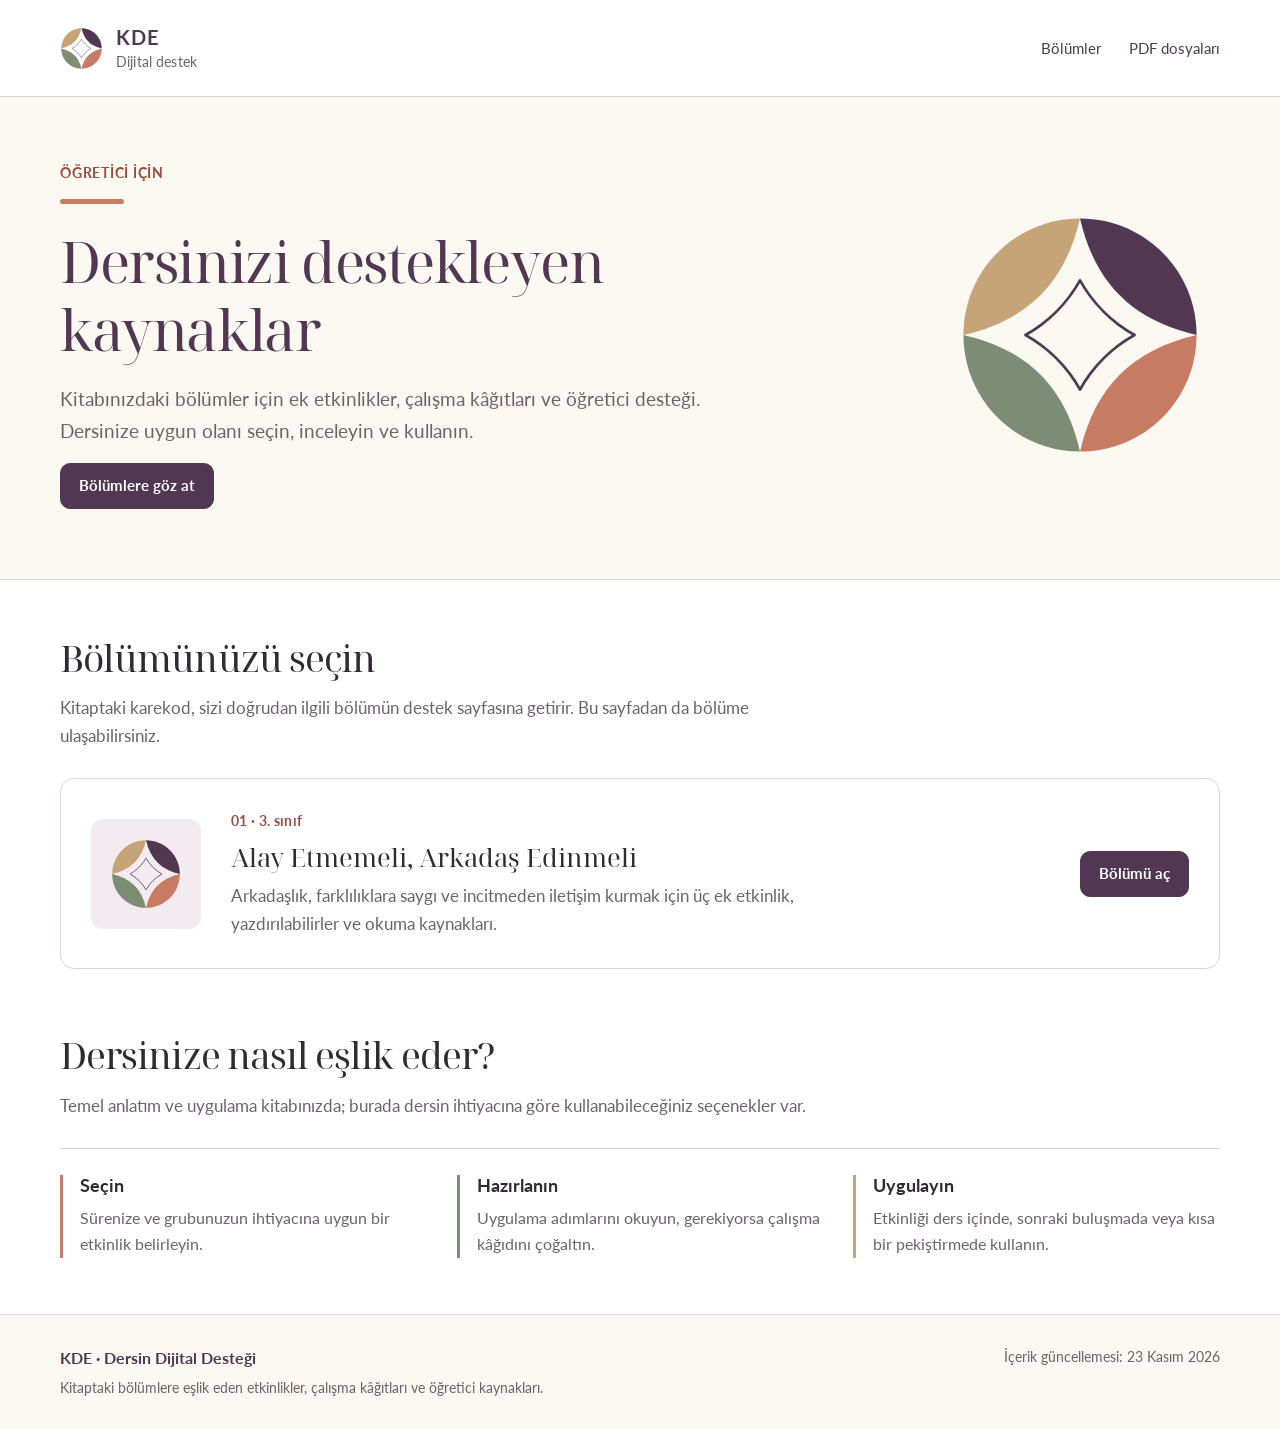
<file: index.html>
<!doctype html>
<html lang="tr">
<head>
  <meta charset="utf-8">
  <meta name="viewport" content="width=device-width, initial-scale=1">
  <title>KDE Dijital Destek</title>
  <meta name="description" content="KDE öğreticileri için ek etkinlikler, çalışma kâğıtları ve ders kaynakları.">
  <meta name="theme-color" content="#513752">
  <link rel="canonical" href="https://kadirkatirci.github.io/kde-dijital-destek/">
  <link rel="icon" type="image/svg+xml" href="assets/kavisli-pencere.svg">
  <link rel="preload" href="assets/fonts/Lato-Regular.woff" as="font" type="font/woff" crossorigin>
  <link rel="stylesheet" href="assets/site.css">
  <script defer src="assets/site.js"></script>
</head>
<body>
<a class="skip-link" href="#icerik">İçeriğe geç</a>
<header class="site-header">
  <div class="shell header-inner">
    <a class="brand" href="./" aria-label="KDE Dijital Destek ana sayfası">
      <img src="assets/kavisli-pencere.svg" width="43" height="43" alt="">
      <div><strong>KDE</strong><span>Dijital destek</span></div>
    </a>
    <nav class="header-nav" aria-label="Ana gezinme">
      <a href="./#bolumler">Bölümler</a>
      <a class="optional-nav" href="01/#yazdirilabilirler">PDF dosyaları</a>
    </nav>
  </div>
</header>
<main id="icerik">
  <section class="home-hero" aria-labelledby="ana-baslik">
    <div class="shell home-hero-inner">
      <div>
        <p class="eyebrow">ÖĞRETİCİ İÇİN</p>
        <div class="accent-line" aria-hidden="true"></div>
        <h1 id="ana-baslik">Dersinizi destekleyen<br>kaynaklar</h1>
        <p class="lead">Kitabınızdaki bölümler için ek etkinlikler, çalışma kâğıtları ve öğretici desteği. Dersinize uygun olanı seçin, inceleyin ve kullanın.</p>
        <a class="button primary" href="#bolumler">Bölümlere göz at</a>
      </div>
      <img class="hero-art" src="assets/kavisli-pencere.svg" width="248" height="248" alt="">
    </div>
  </section>
  <section class="section shell" id="bolumler" aria-labelledby="bolum-baslik">
    <h2 id="bolum-baslik">Bölümünüzü seçin</h2>
    <p class="section-intro">Kitaptaki karekod, sizi doğrudan ilgili bölümün destek sayfasına getirir. Bu sayfadan da bölüme ulaşabilirsiniz.</p>
    <article class="chapter-link">
      <div class="chapter-mark" aria-hidden="true"><img src="assets/kavisli-pencere.svg" width="72" height="72" alt=""></div>
      <div>
        <div class="chapter-meta">01 · 3. sınıf</div>
        <h3>Alay Etmemeli, Arkadaş Edinmeli</h3>
        <p>Arkadaşlık, farklılıklara saygı ve incitmeden iletişim kurmak için üç ek etkinlik, yazdırılabilirler ve okuma kaynakları.</p>
      </div>
      <a class="button primary" href="01/">Bölümü aç<span class="sr-only">: Alay Etmemeli, Arkadaş Edinmeli</span></a>
    </article>
  </section>
  <section class="section shell" aria-labelledby="kullanim-baslik">
    <h2 id="kullanim-baslik">Dersinize nasıl eşlik eder?</h2>
    <p class="section-intro">Temel anlatım ve uygulama kitabınızda; burada dersin ihtiyacına göre kullanabileceğiniz seçenekler var.</p>
    <div class="guide-grid">
      <article><h3>Seçin</h3><p>Sürenize ve grubunuzun ihtiyacına uygun bir etkinlik belirleyin.</p></article>
      <article><h3>Hazırlanın</h3><p>Uygulama adımlarını okuyun, gerekiyorsa çalışma kâğıdını çoğaltın.</p></article>
      <article><h3>Uygulayın</h3><p>Etkinliği ders içinde, sonraki buluşmada veya kısa bir pekiştirmede kullanın.</p></article>
    </div>
  </section>
</main>
<footer class="site-footer">
  <div class="shell footer-inner">
    <div><strong>KDE · Dersin Dijital Desteği</strong>
      <p>Kitaptaki bölümlere eşlik eden etkinlikler, çalışma kâğıtları ve öğretici kaynakları.</p>
    </div>
    <p class="footer-date">İçerik güncellemesi: <time datetime="2026-11-23">23 Kasım 2026</time></p>
  </div>
</footer>
</body>
</html>
</file>
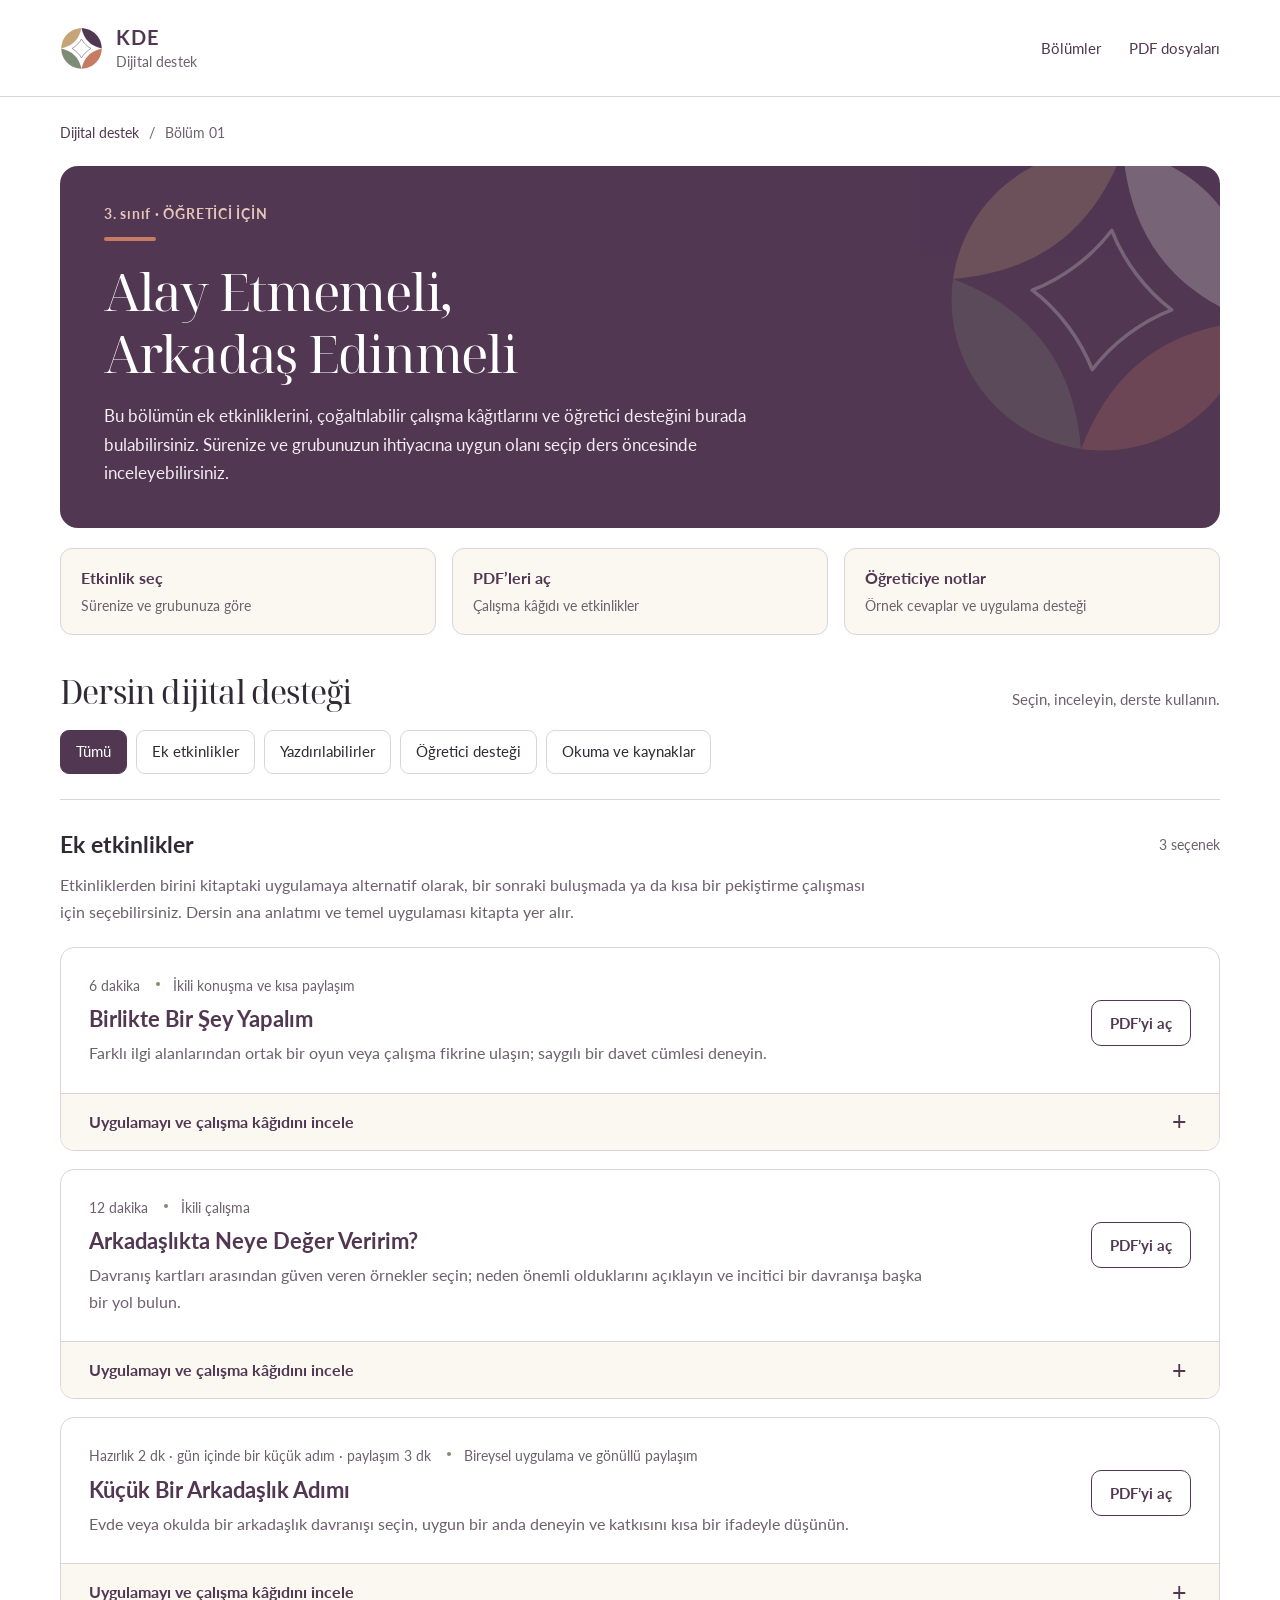
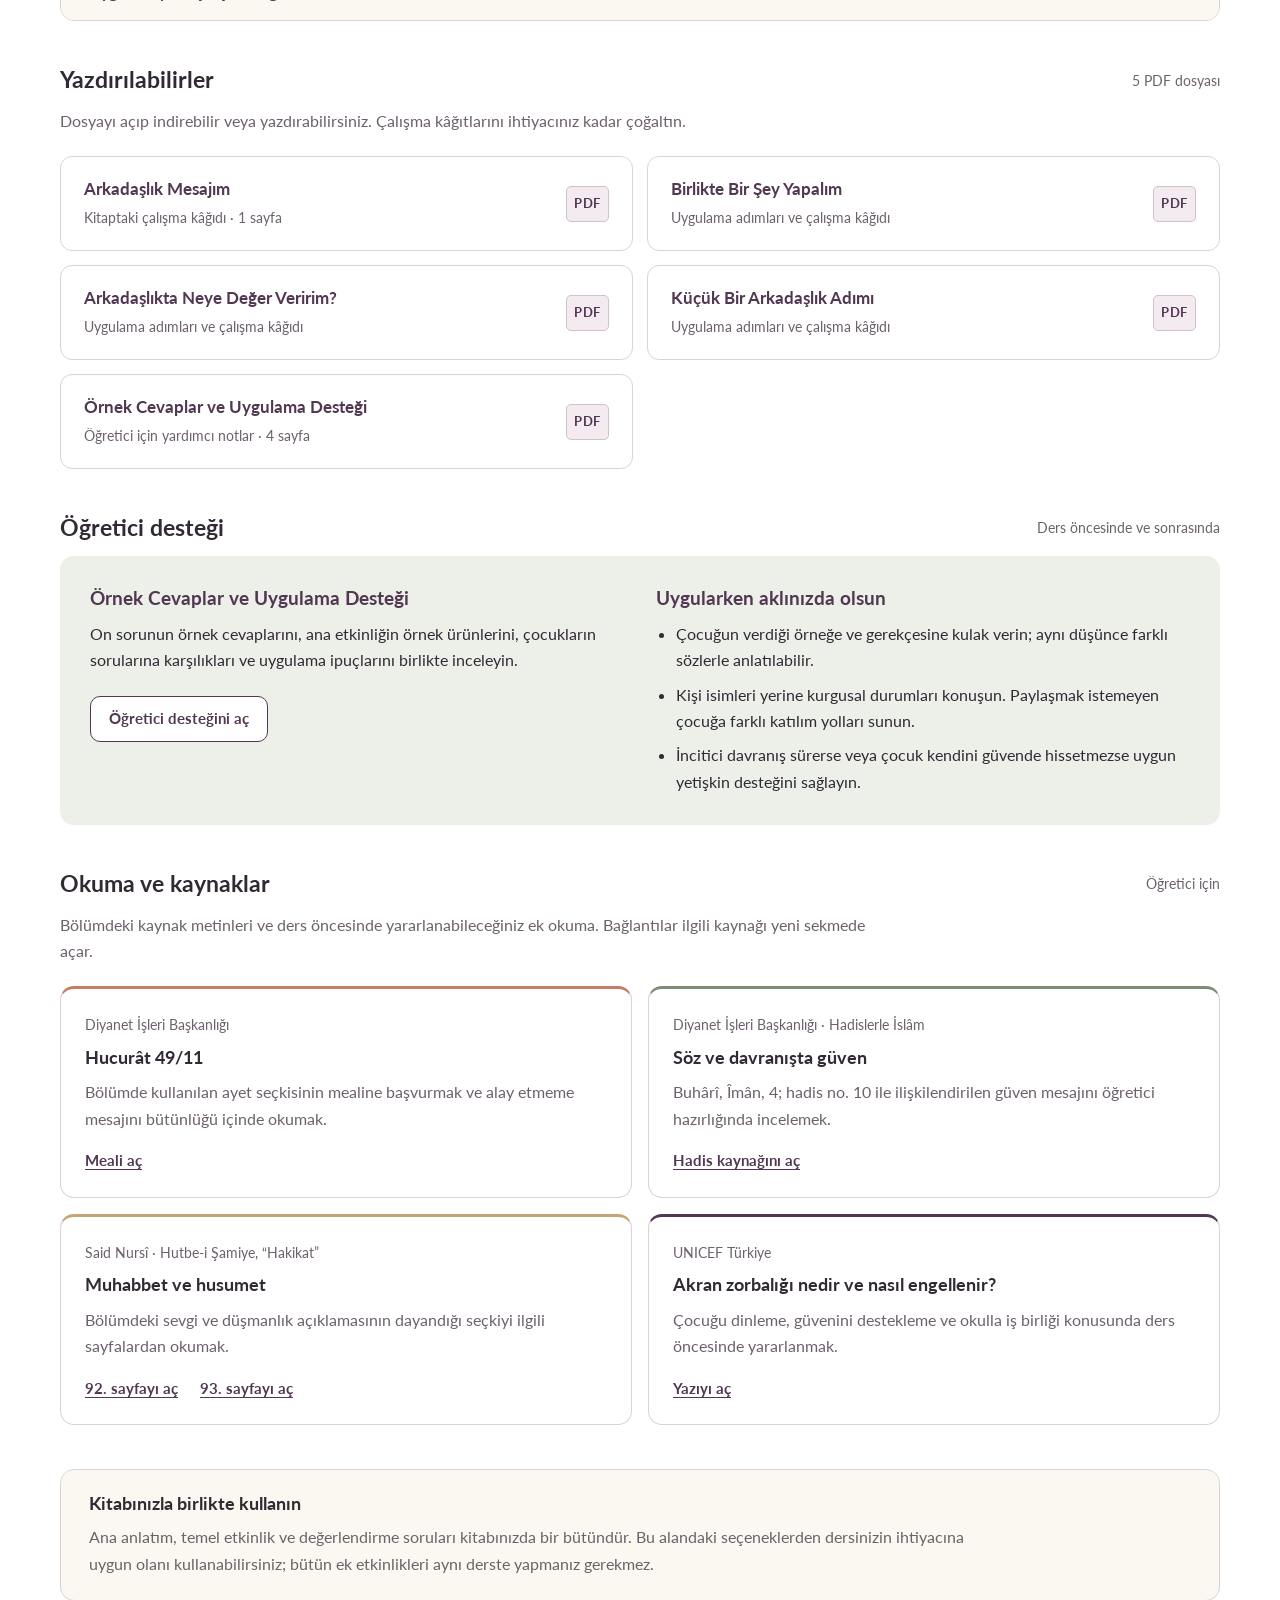
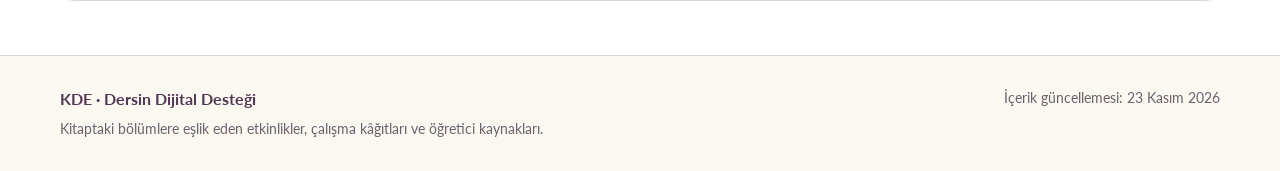
<file: 01/index.html>
<!doctype html>
<html lang="tr">
<head>
  <meta charset="utf-8">
  <meta name="viewport" content="width=device-width, initial-scale=1">
  <title>Alay Etmemeli, Arkadaş Edinmeli · KDE Dijital Destek</title>
  <meta name="description" content="Bu bölümün ek etkinliklerini, çoğaltılabilir çalışma kâğıtlarını ve öğretici desteğini burada bulabilirsiniz. Sürenize ve grubunuzun ihtiyacına uygun olanı seçip ders öncesinde inceleyebilirsiniz.">
  <meta name="theme-color" content="#513752">
  <link rel="canonical" href="https://kadirkatirci.github.io/kde-dijital-destek/01/">
  <link rel="icon" type="image/svg+xml" href="../assets/kavisli-pencere.svg">
  <link rel="preload" href="../assets/fonts/Lato-Regular.woff" as="font" type="font/woff" crossorigin>
  <link rel="stylesheet" href="../assets/site.css">
  <script defer src="../assets/site.js"></script>
</head>
<body>
<a class="skip-link" href="#icerik">İçeriğe geç</a>
<header class="site-header">
  <div class="shell header-inner">
    <a class="brand" href="../" aria-label="KDE Dijital Destek ana sayfası">
      <img src="../assets/kavisli-pencere.svg" width="43" height="43" alt="">
      <div><strong>KDE</strong><span>Dijital destek</span></div>
    </a>
    <nav class="header-nav" aria-label="Ana gezinme">
      <a href="../#bolumler">Bölümler</a>
      <a class="optional-nav" href="../01/#yazdirilabilirler">PDF dosyaları</a>
    </nav>
  </div>
</header>
<main id="icerik" class="shell">
  <nav class="breadcrumb" aria-label="Sayfa yolu"><a href="../">Dijital destek</a><span aria-hidden="true">/</span><span aria-current="page">Bölüm 01</span></nav>
  <section class="chapter-hero" aria-labelledby="bolum-baslik">
    <img class="hero-art" src="../assets/kavisli-pencere-acik.svg" width="320" height="320" alt="">
    <p class="eyebrow">3. sınıf · ÖĞRETİCİ İÇİN</p>
    <div class="accent-line" aria-hidden="true"></div>
    <h1 id="bolum-baslik">Alay Etmemeli,<br>Arkadaş Edinmeli</h1>
    <p class="lead">Bu bölümün ek etkinliklerini, çoğaltılabilir çalışma kâğıtlarını ve öğretici desteğini burada bulabilirsiniz. Sürenize ve grubunuzun ihtiyacına uygun olanı seçip ders öncesinde inceleyebilirsiniz.</p>
  </section>
  <nav class="quick-links" aria-label="Hızlı erişim">
    <a class="quick-link" href="#etkinlikler" data-show-category="etkinlikler"><strong>Etkinlik seç</strong><span>Sürenize ve grubunuza göre</span></a>
    <a class="quick-link" href="#yazdirilabilirler" data-show-category="yazdirilabilirler"><strong>PDF’leri aç</strong><span>Çalışma kâğıdı ve etkinlikler</span></a>
    <a class="quick-link" href="#ogretici-destegi" data-show-category="ogretici-destegi"><strong>Öğreticiye notlar</strong><span>Örnek cevaplar ve uygulama desteği</span></a>
  </nav>
  <div class="resource-intro"><h2>Dersin dijital desteği</h2><p>Seçin, inceleyin, derste kullanın.</p></div>
  <div class="filters" role="group" aria-label="Destek içeriğini filtrele" hidden>
    <button class="filter" type="button" data-filter="all" aria-pressed="true">Tümü</button>
    <button class="filter" type="button" data-filter="etkinlikler" aria-pressed="false">Ek etkinlikler</button>
    <button class="filter" type="button" data-filter="yazdirilabilirler" aria-pressed="false">Yazdırılabilirler</button>
    <button class="filter" type="button" data-filter="ogretici-destegi" aria-pressed="false">Öğretici desteği</button>
    <button class="filter" type="button" data-filter="kaynaklar" aria-pressed="false">Okuma ve kaynaklar</button>
  </div>
  <p id="filter-result" class="sr-only" role="status" aria-live="polite">Tüm destek içerikleri gösteriliyor.</p>
  <section class="resource-section" id="etkinlikler" data-resource-section="etkinlikler" aria-labelledby="etkinlik-baslik">
    <div class="section-heading"><h2 id="etkinlik-baslik">Ek etkinlikler</h2><span>3 seçenek</span></div>
    <p class="section-description">Etkinliklerden birini kitaptaki uygulamaya alternatif olarak, bir sonraki buluşmada ya da kısa bir pekiştirme çalışması için seçebilirsiniz. Dersin ana anlatımı ve temel uygulaması kitapta yer alır.</p>
    <div class="activity-grid"><article class="activity-card" id="birlikte-bir-sey-yapalim" aria-labelledby="birlikte-bir-sey-yapalim-baslik">
  <div class="activity-overview">
    <div>
      <div class="activity-kicker"><span>6 dakika</span><span>İkili konuşma ve kısa paylaşım</span></div>
      <h3 id="birlikte-bir-sey-yapalim-baslik">Birlikte Bir Şey Yapalım</h3>
      <p class="summary">Farklı ilgi alanlarından ortak bir oyun veya çalışma fikrine ulaşın; saygılı bir davet cümlesi deneyin.</p>
    </div>
    <a class="button" href="../downloads/etkinlik-01.pdf" target="_blank" rel="noopener">PDF’yi aç<span class="sr-only">: Birlikte Bir Şey Yapalım (yeni sekmede)</span></a>
  </div>
  <details class="activity-details" id="birlikte-bir-sey-yapalim-uygulama">
    <summary>Uygulamayı ve çalışma kâğıdını incele</summary>
    <div class="activity-body">
      <div class="activity-basics">
        <div><h4>Amaç</h4><p>Arkadaşlığın birlikte öğrenme ve paylaşma yönünü fark etmek; farklı ilgi alanlarına saygı duyarak ilişki başlatmak.</p></div>
        <div><h4>Materyal</h4><ul><li>Aşağıdaki kısa durumun okunması veya tahtaya yazılması</li><li>İstenirse boş kâğıt ve kalem</li></ul></div>
      </div>
      <h4>Kısa durum</h4><p class="scenario">Bir çocuk resim yapmayı, diğeri hikâye anlatmayı seviyor. İkisi de birlikte bir şey yapmak istiyor. İkisinin de ilgisini gözeten bir öneri nasıl olabilir?</p>
      <h4>Uygulama adımları</h4><ol class="activity-steps"><li><strong>Durumu dinleyelim</strong><span class="step-duration">1 dk</span><p>Kurgusal durumu okuyun. Çocukların neyi sevdiğini ve ortak isteğini belirleyin.</p></li><li><strong>Ortak bir fikir bulalım</strong><span class="step-duration">2 dk</span><p>İkililer, her iki çocuğun ilgisine de yer veren bir oyun veya çalışma düşünsün. Önerinin nasıl birlikte yapılacağını bir cümleyle anlatsın.</p></li><li><strong>Davet edelim ve dinleyelim</strong><span class="step-duration">2 dk</span><p>İkililerden biri “İstersen birlikte…” diye davet etsin; diğeri kabul etsin veya başka bir öneri sunsun. Sonra rolleri değiştirin. Karşıdakinin önerisini dinleyerek ortak bir fikirde buluşmayı deneyin.</p></li><li><strong>Nedenini söyleyelim</strong><span class="step-duration">1 dk</span><p>Bir veya iki gönüllü ikili önerisini paylaşsın. Her iki çocuğun isteğine nasıl yer açtıklarını sorun.</p></li></ol>
      <h4>Çalışma kâğıdı · Ortak Fikrimiz</h4><p>Kısa cevap alanları:</p><ul class="worksheet-fields"><li>Birinci çocuğun sevdiği şey</li><li>İkinci çocuğun sevdiği şey</li><li>Birlikte yapabilecekleri şey</li><li>Davet cümlemiz</li><li>Bu fikirde ikisine de nasıl yer verdik?</li></ul>
      <h4>Birlikte düşünelim</h4><ul><li>Önerinizde iki çocuğun da ilgisine nasıl yer verdiniz?</li><li>Birlikte bir şey yapmak arkadaşlığı nasıl güçlendirebilir?</li></ul>
      <div class="adaptations">
        <div><h4>Kolaylaştırmak için</h4><p>“Birlikte… yapabiliriz; sen ne dersin?” başlangıcını sunun. Öğrenci önerisini çizebilir veya öğreticiye söyleyebilir.</p></div>
        <div><h4>Bir adım ileri</h4><p>İlk öneri kabul edilmezse kullanılabilecek ikinci, saygılı bir davet cümlesi oluşturun.</p></div>
      </div>
      <aside class="teacher-tip"><strong>Öğreticiye not</strong><p>Resimli bir hikâye hazırlamak uygun örneklerden biridir; başka ortak fikirler de kabul edilir. Herkesin aynı etkinliği sevmesi beklenmez. “Şimdi istemiyorum” cevabına saygı gösterilir.</p></aside>
      <div class="outcome-note"><strong>Öğrenmede neyi gözleyebiliriz?</strong><ul><li>Birlikte oyun, öğrenme ve paylaşmanın arkadaşlığa katkısını örnekler.</li><li>Farklı ilgi alanlarına yer veren bir davet oluşturur; karşılıklı seçime saygı gösterir.</li></ul></div>
    </div>
  </details>
</article>
<article class="activity-card" id="arkadaslikta-neye-deger-veririm" aria-labelledby="arkadaslikta-neye-deger-veririm-baslik">
  <div class="activity-overview">
    <div>
      <div class="activity-kicker"><span>12 dakika</span><span>İkili çalışma</span></div>
      <h3 id="arkadaslikta-neye-deger-veririm-baslik">Arkadaşlıkta Neye Değer Veririm?</h3>
      <p class="summary">Davranış kartları arasından güven veren örnekler seçin; neden önemli olduklarını açıklayın ve incitici bir davranışa başka bir yol bulun.</p>
    </div>
    <a class="button" href="../downloads/etkinlik-02.pdf" target="_blank" rel="noopener">PDF’yi aç<span class="sr-only">: Arkadaşlıkta Neye Değer Veririm? (yeni sekmede)</span></a>
  </div>
  <details class="activity-details" id="arkadaslikta-neye-deger-veririm-uygulama">
    <summary>Uygulamayı ve çalışma kâğıdını incele</summary>
    <div class="activity-body">
      <div class="activity-basics">
        <div><h4>Amaç</h4><p>Arkadaşlıkta dürüstlük, dinleme, saygı ve güvenin önemini davranış örnekleriyle açıklamak.</p></div>
        <div><h4>Materyal</h4><ul><li>Altı davranış kartı; kartlar kesilebilir, tahtaya yazılabilir veya sırayla okunabilir</li><li>İkili başına bir çalışma kâğıdı ve kalem</li></ul></div>
      </div>
      
      <h4>Uygulama adımları</h4><ol class="activity-steps"><li><strong>Kartları okuyalım</strong><span class="step-duration">2 dk</span><p>Altı davranış kartını birlikte okuyun. Anlaşılmayan ifadeleri kısa bir örnekle açıklayın.</p></li><li><strong>Değer verdiğimizi seçelim</strong><span class="step-duration">3 dk</span><p>Her ikili, arkadaşlıkta güven veren iki davranış seçsin. Her biri için “Bu davranışa önem veririm; çünkü…” cümlesini tamamlasın.</p></li><li><strong>Başka bir yol bulalım</strong><span class="step-duration">3 dk</span><p>İncitici bir davranış içeren kartlardan birini seçin. Aynı durumda kullanılabilecek saygılı bir davranış yazın, çizin veya söyleyin.</p></li><li><strong>Gerekçemizi paylaşalım</strong><span class="step-duration">3 dk</span><p>İki veya üç gönüllü ikili bir seçimini ve gerekçesini paylaşsın. Dinleme, dürüstlük, saygı ve güvenle bağını birlikte bulun.</p></li><li><strong>Toparlayalım</strong><span class="step-duration">1 dk</span><p>“Arkadaşlıkta görünüşten çok davranışlara bakmak neden önemlidir?” sorusuyla çalışmayı tamamlayın.</p></li></ol>
      <h4>Çalışma kâğıdı · Davranış ve Gerekçem</h4><p>Davranış kartları:</p><ul class="prompt-cards"><li>Arkadaşım konuşurken sözünü bitirmesini beklerim.</li><li>Sevdiğimiz oyunlar farklıysa sırayla seçim yapmayı öneririm.</li><li>Sözümü tutamadığımda açıklar, hatamı telafi etmeye çalışırım.</li><li>Bir arkadaşımın yanlış cevabını herkese anlatıp gülerim.</li><li>Arkadaşım istemediğini söylese de benim seçtiğim oyunu oynaması için ısrar ederim.</li><li>Arkadaşım hoşlanmadığını söylediğinde o lakabı kullanmayı bırakırım.</li></ul><p>Kısa cevap alanları:</p><ul class="worksheet-fields"><li>Seçtiğimiz birinci davranış ve önemi</li><li>Seçtiğimiz ikinci davranış ve önemi</li><li>Değiştirmek istediğimiz davranış</li><li>Onun yerine önerdiğimiz davranış</li></ul>
      <h4>Birlikte düşünelim</h4><ul><li>Seçtiğiniz davranış neden güven verir?</li><li>İncitici davranışın yerine hangi davranışı önerdiniz?</li></ul>
      <div class="adaptations">
        <div><h4>Kolaylaştırmak için</h4><p>Kartları sesli okuyun. İkililer, iki güven veren ve bir değiştirilecek davranışı öğreticiyle birlikte ele alabilir; gerekçelerini sözlü söyleyebilir.</p></div>
        <div><h4>Bir adım ileri</h4><p>Seçilen bir davranışın oyun sırasında ve grup çalışmasında nasıl görünebileceğine birer örnek verin.</p></div>
      </div>
      <aside class="teacher-tip"><strong>Öğreticiye not</strong><p>Kartlarda anlatılan davranışları konuşun; sınıftaki çocukları seçtirmeyin veya sıralatmayın. Karşıdaki istemediğini söylediğinde ısrarı bırakmak ve sınırına saygı göstermek üzerinde durun. İncitici davranış sürerse ya da çocuk kendini güvende hissetmezse yetişkin desteğine başvurulur.</p></aside>
      <div class="outcome-note"><strong>Öğrenmede neyi gözleyebiliriz?</strong><ul><li>Sağlıklı arkadaşlığı güçlendiren davranışları örneklerle açıklar.</li><li>Arkadaşlıkta önem verdiği davranışı saygı ve güven üzerinden gerekçelendirir.</li><li>İncitici bir davranışın yerine saygılı ve destekleyici bir karşılık önerir.</li></ul></div>
    </div>
  </details>
</article>
<article class="activity-card" id="kucuk-bir-arkadaslik-adimi" aria-labelledby="kucuk-bir-arkadaslik-adimi-baslik">
  <div class="activity-overview">
    <div>
      <div class="activity-kicker"><span>Hazırlık 2 dk · gün içinde bir küçük adım · paylaşım 3 dk</span><span>Bireysel uygulama ve gönüllü paylaşım</span></div>
      <h3 id="kucuk-bir-arkadaslik-adimi-baslik">Küçük Bir Arkadaşlık Adımı</h3>
      <p class="summary">Evde veya okulda bir arkadaşlık davranışı seçin, uygun bir anda deneyin ve katkısını kısa bir ifadeyle düşünün.</p>
    </div>
    <a class="button" href="../downloads/etkinlik-03.pdf" target="_blank" rel="noopener">PDF’yi aç<span class="sr-only">: Küçük Bir Arkadaşlık Adımı (yeni sekmede)</span></a>
  </div>
  <details class="activity-details" id="kucuk-bir-arkadaslik-adimi-uygulama">
    <summary>Uygulamayı ve çalışma kâğıdını incele</summary>
    <div class="activity-body">
      <div class="activity-basics">
        <div><h4>Amaç</h4><p>Arkadaşlığı güçlendiren dinleme, davet etme veya sınıra saygı gösterme davranışını günlük hayatla ilişkilendirmek.</p></div>
        <div><h4>Materyal</h4><ul><li>Küçük bir kâğıt veya aşağıdaki kısa düşünme alanı</li><li>Kalem; istenirse boya kalemi</li></ul></div>
      </div>
      <h4>Seçilebilecek davranışlar</h4><ul><li>Bir arkadaşımı veya yakınımı sözünü kesmeden dinlemeyi deneyeceğim.</li><li>Birlikte yapılabilecek bir oyun veya çalışma önereceğim; onun fikrini de soracağım.</li><li>Birisi şimdi katılmak istemediğini söylerse isteğine saygı göstereceğim.</li></ul>
      <h4>Uygulama adımları</h4><ol class="activity-steps"><li><strong>Bir davranış seçelim</strong><span class="step-duration">2 dk</span><p>Üç seçenekten birini seçin. Öğrenci, bunu hangi uygun anda deneyebileceğini düşünsün. Gerçek kişi adı yazmadan küçük bir plan oluştursun.</p></li><li><strong>Uygun bir anda deneyelim</strong><span class="step-duration">Gün içinde</span><p>Seçilen davranışı evde bir yakınıyla veya okulda bir arkadaşıyla denesin. Karşıdakinin tercihine göre davranışını uyarlasın. Uygun fırsat bulamazsa kurgusal bir durumu çizerek ya da anlatarak düşünebilir.</p></li><li><strong>Kısa bir not alalım</strong><span class="step-duration">Paylaşımdan önce</span><p>Hangi davranışı denediğini veya kurguladığını ve bunun arkadaşlığa nasıl katkı sağlayabileceğini kısa bir cümleyle ya da resimle ifade etsin.</p></li><li><strong>Öğrendiğimizi paylaşalım</strong><span class="step-duration">3 dk</span><p>Sonraki buluşmada isteyen öğrenciler, kişi adı ve özel ayrıntı vermeden seçtikleri davranışı anlatsın. Davranışın arkadaşlığa katkısını ve yeniden deneseler ne yapacaklarını konuşun.</p></li></ol>
      <h4>Çalışma kâğıdı · Benim Küçük Adımım</h4><p>Kısa cevap alanları:</p><ul class="worksheet-fields"><li>Seçtiğim davranış</li><li>Denediğim veya kurguladığım durum</li><li>Bu davranışın arkadaşlığa katkısı</li><li>Yeniden denesem ne yaparım?</li></ul>
      <h4>Birlikte düşünelim</h4><ul><li>Bu davranış arkadaşlığı nasıl güçlendirebilir?</li><li>Karşındaki kişi istemediğini söylerse nasıl karşılık verirsin?</li></ul>
      <div class="adaptations">
        <div><h4>Kolaylaştırmak için</h4><p>“Ben… davranışını seçtim. Bu davranış… için önemlidir.” başlangıcını sunun. Çizim ve sözlü anlatımı da kabul edin.</p></div>
        <div><h4>Bir adım ileri</h4><p>Aynı davranışı başka bir ortamda nasıl uygulayabileceğini anlatsın; evde dinlemek ile grup çalışmasında dinlemeyi karşılaştırabilir.</p></div>
      </div>
      <aside class="teacher-tip"><strong>Öğreticiye not</strong><p>Çocuğun seçtiği davranışa ve açıklamasına bakın; karşıdaki kişinin daveti kabul edip etmemesi başarı ölçütü değildir. Paylaşım gönüllüdür. Bir çocuk incitici bir durumdan söz ederse onu dinleyin ve gerektiğinde uygun yetişkin desteğini sağlayın.</p></aside>
      <div class="outcome-note"><strong>Öğrenmede neyi gözleyebiliriz?</strong><ul><li>Arkadaşlığı güçlendiren davranışın günlük hayattaki katkısını açıklar.</li><li>Dinleme ve karşılıklı tercihe saygı gösterme üzerinde düşünür.</li></ul></div>
    </div>
  </details>
</article></div>
  </section>
  <section class="resource-section" id="yazdirilabilirler" data-resource-section="yazdirilabilirler" aria-labelledby="pdf-baslik">
    <div class="section-heading"><h2 id="pdf-baslik">Yazdırılabilirler</h2><span>5 PDF dosyası</span></div>
    <p class="section-description">Dosyayı açıp indirebilir veya yazdırabilirsiniz. Çalışma kâğıtlarını ihtiyacınız kadar çoğaltın.</p>
    <div class="downloads-grid"><a class="download-card" href="../downloads/arkadaslik-mesajim.pdf" target="_blank" rel="noopener">
  <div><h3>Arkadaşlık Mesajım</h3><p>Kitaptaki çalışma kâğıdı · 1 sayfa</p></div>
  <span class="pdf-mark">PDF<span class="sr-only"> dosyasını aç (yeni sekmede)</span></span>
</a><a class="download-card" href="../downloads/etkinlik-01.pdf" target="_blank" rel="noopener">
  <div><h3>Birlikte Bir Şey Yapalım</h3><p>Uygulama adımları ve çalışma kâğıdı</p></div>
  <span class="pdf-mark">PDF<span class="sr-only"> dosyasını aç (yeni sekmede)</span></span>
</a><a class="download-card" href="../downloads/etkinlik-02.pdf" target="_blank" rel="noopener">
  <div><h3>Arkadaşlıkta Neye Değer Veririm?</h3><p>Uygulama adımları ve çalışma kâğıdı</p></div>
  <span class="pdf-mark">PDF<span class="sr-only"> dosyasını aç (yeni sekmede)</span></span>
</a><a class="download-card" href="../downloads/etkinlik-03.pdf" target="_blank" rel="noopener">
  <div><h3>Küçük Bir Arkadaşlık Adımı</h3><p>Uygulama adımları ve çalışma kâğıdı</p></div>
  <span class="pdf-mark">PDF<span class="sr-only"> dosyasını aç (yeni sekmede)</span></span>
</a><a class="download-card" href="../downloads/ogretici-destegi.pdf" target="_blank" rel="noopener">
  <div><h3>Örnek Cevaplar ve Uygulama Desteği</h3><p>Öğretici için yardımcı notlar · 4 sayfa</p></div>
  <span class="pdf-mark">PDF<span class="sr-only"> dosyasını aç (yeni sekmede)</span></span>
</a></div>
  </section>
  <section class="resource-section" id="ogretici-destegi" data-resource-section="ogretici-destegi" aria-labelledby="destek-baslik">
    <div class="section-heading"><h2 id="destek-baslik">Öğretici desteği</h2><span>Ders öncesinde ve sonrasında</span></div>
    <div class="support-panel">
      <div><h3>Örnek Cevaplar ve Uygulama Desteği</h3><p>On sorunun örnek cevaplarını, ana etkinliğin örnek ürünlerini, çocukların sorularına karşılıkları ve uygulama ipuçlarını birlikte inceleyin.</p>
      <a class="button" href="../downloads/ogretici-destegi.pdf" target="_blank" rel="noopener">Öğretici desteğini aç<span class="sr-only">: Örnek Cevaplar ve Uygulama Desteği (yeni sekmede)</span></a></div>
      <div><h3>Uygularken aklınızda olsun</h3><ul>
        <li>Çocuğun verdiği örneğe ve gerekçesine kulak verin; aynı düşünce farklı sözlerle anlatılabilir.</li>
        <li>Kişi isimleri yerine kurgusal durumları konuşun. Paylaşmak istemeyen çocuğa farklı katılım yolları sunun.</li>
        <li>İncitici davranış sürerse veya çocuk kendini güvende hissetmezse uygun yetişkin desteğini sağlayın.</li>
      </ul></div>
    </div>
  </section>
  <section class="resource-section" id="kaynaklar" data-resource-section="kaynaklar" aria-labelledby="kaynak-baslik">
    <div class="section-heading"><h2 id="kaynak-baslik">Okuma ve kaynaklar</h2><span>Öğretici için</span></div>
    <p class="section-description">Bölümdeki kaynak metinleri ve ders öncesinde yararlanabileceğiniz ek okuma. Bağlantılar ilgili kaynağı yeni sekmede açar.</p>
    <div class="reading-list"><article class="reading-card">
  <p class="publisher">Diyanet İşleri Başkanlığı</p>
  <h3>Hucurât 49/11</h3>
  <p>Bölümde kullanılan ayet seçkisinin mealine başvurmak ve alay etmeme mesajını bütünlüğü içinde okumak.</p>
  <div class="reading-links"><a href="https://dijital.diyanet.gov.tr/File/Download?id=430&amp;path=430_1.pdf#page=636" target="_blank" rel="noopener">Meali aç<span class="sr-only"> (yeni sekmede)</span></a></div>
</article>
<article class="reading-card">
  <p class="publisher">Diyanet İşleri Başkanlığı · Hadislerle İslâm</p>
  <h3>Söz ve davranışta güven</h3>
  <p>Buhârî, Îmân, 4; hadis no. 10 ile ilişkilendirilen güven mesajını öğretici hazırlığında incelemek.</p>
  <div class="reading-links"><a href="https://hadislerleislam.diyanet.gov.tr/sayfa.php?CILT=3&amp;SAYFA=562" target="_blank" rel="noopener">Hadis kaynağını aç<span class="sr-only"> (yeni sekmede)</span></a></div>
</article>
<article class="reading-card">
  <p class="publisher">Said Nursî · Hutbe-i Şamiye, “Hakikat”</p>
  <h3>Muhabbet ve husumet</h3>
  <p>Bölümdeki sevgi ve düşmanlık açıklamasının dayandığı seçkiyi ilgili sayfalardan okumak.</p>
  <div class="reading-links"><a href="https://kulliyat.risaleinurenstitusu.org/hutbe-i-samiye/hakikat/92" target="_blank" rel="noopener">92. sayfayı aç<span class="sr-only"> (yeni sekmede)</span></a><a href="https://kulliyat.risaleinurenstitusu.org/hutbe-i-samiye/hakikat/93" target="_blank" rel="noopener">93. sayfayı aç<span class="sr-only"> (yeni sekmede)</span></a></div>
</article>
<article class="reading-card">
  <p class="publisher">UNICEF Türkiye</p>
  <h3>Akran zorbalığı nedir ve nasıl engellenir?</h3>
  <p>Çocuğu dinleme, güvenini destekleme ve okulla iş birliği konusunda ders öncesinde yararlanmak.</p>
  <div class="reading-links"><a href="https://www.unicef.org/turkiye/hikayeler/akran-zorbal%C4%B1%C4%9F%C4%B1-nedir-ve-nas%C4%B1l-engellenir" target="_blank" rel="noopener">Yazıyı aç<span class="sr-only"> (yeni sekmede)</span></a></div>
</article></div>
  </section>
  <aside class="use-note"><h2>Kitabınızla birlikte kullanın</h2><p>Ana anlatım, temel etkinlik ve değerlendirme soruları kitabınızda bir bütündür. Bu alandaki seçeneklerden dersinizin ihtiyacına uygun olanı kullanabilirsiniz; bütün ek etkinlikleri aynı derste yapmanız gerekmez.</p></aside>
</main>
<footer class="site-footer">
  <div class="shell footer-inner">
    <div><strong>KDE · Dersin Dijital Desteği</strong>
      <p>Kitaptaki bölümlere eşlik eden etkinlikler, çalışma kâğıtları ve öğretici kaynakları.</p>
    </div>
    <p class="footer-date">İçerik güncellemesi: <time datetime="2026-11-23">23 Kasım 2026</time></p>
  </div>
</footer>
</body>
</html>
</file>
<file: assets/site.css>
@font-face{font-family:Lato;src:url('fonts/Lato-Regular.woff') format('woff');font-weight:400;font-style:normal;font-display:swap}
@font-face{font-family:Lato;src:url('fonts/Lato-Bold.woff') format('woff');font-weight:700;font-style:normal;font-display:swap}
@font-face{font-family:'Noto Serif Display';src:url('fonts/NotoSerifDisplay-Regular.woff') format('woff');font-weight:400;font-style:normal;font-display:swap}
:root{--ink:#312a35;--plum:#513752;--coral:#c77b63;--accent:#9a4c3f;--sage:#7d8c74;--gold:#c5a577;--paper:#fbf8f2;--mist:#f3ebef;--olive:#edf0e9;--muted:#6c616c;--line:#dcd3d7;--radius:14px;--max:1160px}
*{box-sizing:border-box}
html{scroll-behavior:smooth;scroll-padding-top:24px}
body{margin:0;color:var(--ink);background:#fff;font:400 1.0625rem/1.65 Lato,system-ui,sans-serif}
a{color:var(--plum);text-underline-offset:.2em;text-decoration-thickness:1px}
a:hover{text-decoration-thickness:2px}
button{font:inherit;cursor:pointer}
button,a,summary{-webkit-tap-highlight-color:transparent}
:focus-visible{outline:3px solid var(--accent);outline-offset:5px}
img{max-width:100%;height:auto}
h1,h2,h3,h4,p,ul,ol{margin-top:0}
h1,h2,h3,h4{line-height:1.2}
h1,h2{font-family:'Noto Serif Display',Georgia,serif;font-weight:400;letter-spacing:-.025em}
h1{font-size:clamp(2.25rem,4.4vw,3.8rem);margin-bottom:20px}
h2{font-size:clamp(1.8rem,2.9vw,2.45rem);margin-bottom:14px}
h3{font-size:1.28rem;margin-bottom:12px}
h4{font-size:1.04rem;margin:24px 0 10px}
p{margin-bottom:16px}
p:last-child{margin-bottom:0}
ul,ol{padding-left:1.3em;margin-bottom:18px}
li+li{margin-top:8px}
small{font-size:.875rem}
[hidden]{display:none!important}
.shell{width:min(var(--max),calc(100% - 64px));margin-inline:auto}
.skip-link{position:absolute;top:12px;left:12px;z-index:10;transform:translateY(-180%);background:var(--plum);color:#fff;padding:12px 18px;border-radius:8px}
.skip-link:focus{transform:translateY(0)}
.site-header{border-bottom:1px solid var(--line);background:#fff}
.header-inner{display:flex;justify-content:space-between;align-items:center;gap:28px;min-height:96px}
.brand{display:inline-flex;align-items:center;gap:13px;text-decoration:none;line-height:1.15}
.brand img{width:43px;height:43px;flex:none}
.brand strong{display:block;font-size:1.25rem;letter-spacing:.06em}
.brand span{display:block;color:var(--muted);font-size:.875rem;margin-top:5px;letter-spacing:.01em}
.header-nav{display:flex;align-items:center;gap:28px}
.header-nav a{font-size:.9375rem;text-decoration:none}
.header-nav a:hover{text-decoration:underline}
.eyebrow{font-size:.875rem;font-weight:700;letter-spacing:.055em;color:var(--accent);margin-bottom:15px}
.home-hero{background:var(--paper);border-bottom:1px solid var(--line)}
.home-hero-inner{display:grid;grid-template-columns:1fr 280px;align-items:center;gap:80px;padding:64px 0 70px}
.home-hero h1{color:var(--plum);max-width:700px}
.home-hero .lead{max-width:700px;font-size:1.2rem;line-height:1.65;color:var(--muted)}
.home-hero .hero-art{width:248px;justify-self:center}
.accent-line{width:64px;height:5px;border-radius:4px;background:var(--coral);margin-bottom:24px}
.button{display:inline-flex;align-items:center;justify-content:center;gap:10px;min-height:46px;padding:10px 18px;border:1px solid var(--plum);border-radius:10px;color:var(--plum);text-decoration:none;font-size:.9375rem;font-weight:700;line-height:1.4;transition:background .15s,color .15s}
.button:hover{background:var(--mist);text-decoration:none}
.button.primary{background:var(--plum);color:white}
.button.primary:hover{background:#69496a}
.section{padding:56px 0}
.section+.section{padding-top:8px}
.section-intro{max-width:760px;color:var(--muted);margin-bottom:28px}
.chapter-link{display:grid;grid-template-columns:110px 1fr auto;align-items:center;gap:30px;padding:30px;border:1px solid var(--line);border-radius:var(--radius);background:#fff}
.chapter-link .chapter-mark{display:grid;place-items:center;background:var(--mist);border-radius:12px;aspect-ratio:1;color:var(--plum)}
.chapter-mark img{width:72px}
.chapter-link h3{font-size:1.6rem;line-height:1.25;margin-bottom:8px;font-family:'Noto Serif Display',Georgia,serif;font-weight:400}
.chapter-link p{color:var(--muted);max-width:590px;margin-bottom:0}
.chapter-meta{font-size:.875rem;font-weight:700;letter-spacing:.025em;color:var(--accent);margin-bottom:10px}
.guide-grid{display:grid;grid-template-columns:repeat(3,1fr);gap:30px;border-top:1px solid var(--line);padding-top:26px}
.guide-grid article{padding-left:17px;border-left:3px solid var(--coral)}
.guide-grid article:nth-child(2){border-left-color:var(--sage)}
.guide-grid article:nth-child(3){border-left-color:var(--gold)}
.guide-grid h3{font-size:1.1rem;margin-bottom:9px}
.guide-grid p{font-size:1rem;color:var(--muted)}
.breadcrumb{display:flex;gap:10px;flex-wrap:wrap;align-items:center;font-size:.875rem;color:var(--muted);padding-top:24px;padding-bottom:22px}
.breadcrumb a{text-decoration:none}
.chapter-hero{position:relative;overflow:hidden;border-radius:18px;background:var(--plum);color:white;padding:36px 44px 40px;min-height:260px}
.chapter-hero .eyebrow{color:#e4c5b9;margin-bottom:12px}
.chapter-hero h1{font-size:clamp(2.15rem,4vw,3.35rem);max-width:760px;position:relative;z-index:1;margin-bottom:18px}
.chapter-hero .lead{max-width:690px;font-size:1.08rem;line-height:1.65;color:#f4edf2;position:relative;z-index:1}
.chapter-hero .hero-art{position:absolute;right:-42px;top:-26px;width:320px;opacity:.23;transform:rotate(8deg);pointer-events:none}
.chapter-hero .accent-line{height:4px;width:52px;margin-bottom:20px}
.quick-links{display:grid;grid-template-columns:repeat(3,1fr);gap:16px;padding-top:20px;padding-bottom:38px}
.quick-link{position:relative;display:block;border:1px solid var(--line);border-radius:12px;text-decoration:none;padding:17px 20px;background:var(--paper);line-height:1.45}
.quick-link strong{display:block;font-size:1rem;margin-bottom:4px}
.quick-link span{color:var(--muted);font-size:.875rem}
.quick-link:hover{border-color:var(--plum);background:var(--mist)}
.resource-intro{display:flex;align-items:flex-end;justify-content:space-between;gap:25px;margin-bottom:18px}
.resource-intro h2{margin-bottom:0;font-size:2rem}
.resource-intro p{font-size:.9375rem;color:var(--muted);margin-bottom:0}
.filters{display:flex;gap:9px;flex-wrap:wrap;padding-bottom:25px;border-bottom:1px solid var(--line);margin-bottom:30px}
.filter{border:1px solid var(--line);color:var(--ink);background:#fff;border-radius:9px;padding:9px 15px;min-height:44px;font-size:.9375rem;line-height:1.4}
.filter:hover{background:var(--paper);border-color:var(--plum)}
.filter[aria-pressed=true]{background:var(--plum);border-color:var(--plum);color:#fff}
.sr-only{position:absolute!important;width:1px;height:1px;padding:0;margin:-1px;overflow:hidden;clip:rect(0,0,0,0);white-space:nowrap;border:0}
.resource-section{margin-bottom:44px;scroll-margin-top:24px}
.resource-section>.section-heading{display:flex;justify-content:space-between;align-items:center;gap:18px;margin-bottom:13px}
.section-heading h2{font:700 1.42rem/1.3 Lato,system-ui,sans-serif;letter-spacing:0;margin-bottom:0}
.section-heading span{font-size:.875rem;color:var(--muted)}
.resource-section>.section-description{color:var(--muted);max-width:830px;font-size:1rem;margin-bottom:22px}
.activity-grid{display:grid;grid-template-columns:1fr;gap:18px}
.activity-card{border:1px solid var(--line);border-radius:var(--radius);background:#fff;overflow:hidden}
.activity-overview{display:grid;grid-template-columns:1fr auto;gap:22px;padding:26px 28px}
.activity-kicker{display:flex;flex-wrap:wrap;gap:8px 16px;font-size:.875rem;color:var(--muted);margin-bottom:9px}
.activity-kicker span+span{position:relative;padding-left:17px}
.activity-kicker span+span:before{content:'';position:absolute;left:0;top:8px;width:4px;height:4px;background:var(--sage);border-radius:50%}
.activity-card h3{font-size:1.36rem;margin-bottom:8px;color:var(--plum)}
.activity-card .summary{color:var(--muted);font-size:1rem;max-width:840px}
.activity-overview>.button{align-self:start;margin-top:26px}
details.activity-details{border-top:1px solid var(--line);background:var(--paper)}
summary{cursor:pointer;font-weight:700;list-style:none;display:flex;align-items:center;justify-content:space-between;gap:20px;padding:15px 28px;color:var(--plum);font-size:1rem}
summary::-webkit-details-marker{display:none}
summary:after{content:'+';font-size:1.55rem;line-height:1;min-width:24px;text-align:center;font-weight:400}
details[open]>summary:after{content:'−'}
summary:hover{background:var(--mist)}
.activity-body{padding:6px 28px 28px;font-size:1rem;max-width:1000px}
.activity-body h4{color:var(--plum)}
.activity-basics{display:grid;grid-template-columns:1fr 1fr;gap:28px;margin-bottom:8px}
.activity-basics h4{margin-top:12px}
.activity-basics ul{margin-bottom:0}
.activity-steps{list-style:none;padding:0;counter-reset:steps;margin:0}
.activity-steps li{counter-increment:steps;padding:0 0 18px 48px;position:relative;margin-top:0}
.activity-steps li:before{content:counter(steps);position:absolute;left:0;top:0;display:grid;place-items:center;background:var(--plum);color:#fff;width:31px;height:31px;border-radius:50%;font-size:.875rem;font-weight:700}
.activity-steps strong{display:inline-block;line-height:1.4;margin-top:3px;margin-right:12px}
.step-duration{font-size:.875rem;color:var(--muted);white-space:nowrap}
.activity-steps p{margin:6px 0 0}
.teacher-tip{border-left:3px solid var(--sage);padding:14px 18px;background:var(--olive);margin-top:20px}
.teacher-tip p{margin-bottom:0}
.adaptations{display:grid;grid-template-columns:1fr 1fr;gap:25px}
.outcome-note{margin-top:20px;padding-top:18px;border-top:1px solid var(--line);color:var(--muted);font-size:.9375rem}
.outcome-note p+p{margin-top:8px}
.outcome-note ul{margin-top:10px;margin-bottom:0}
.scenario{border-left:3px solid var(--coral);padding:12px 18px;background:#fff}
.prompt-cards{display:grid;grid-template-columns:1fr 1fr;gap:12px;list-style:none;padding:0}
.prompt-cards li{margin:0;padding:15px 18px;border:1px solid var(--line);border-radius:9px;background:#fff}
.worksheet-fields{padding:15px 20px 15px 38px;background:#fff;border:1px solid var(--line);border-radius:9px}
.downloads-grid{display:grid;grid-template-columns:repeat(2,1fr);gap:14px}
.download-card{display:flex;align-items:center;justify-content:space-between;gap:20px;padding:21px 23px;border:1px solid var(--line);border-radius:12px;background:#fff;text-decoration:none}
.download-card:hover{border-color:var(--plum);background:var(--paper)}
.download-card h3{font-size:1.06rem;margin-bottom:5px;line-height:1.35}
.download-card p{color:var(--muted);font-size:.875rem;margin:0}
.pdf-mark{font-size:.8125rem;font-weight:700;letter-spacing:.04em;flex:none;border:1px solid #d2c0ca;border-radius:5px;padding:6px 7px;background:var(--mist);color:var(--plum)}
.support-panel{display:grid;grid-template-columns:1fr 1fr;gap:32px;padding:30px;background:var(--olive);border-radius:var(--radius)}
.support-panel h3{font-size:1.2rem;color:var(--plum)}
.support-panel p,.support-panel li{font-size:1rem}
.support-panel .button{margin-top:6px;background:#fff}
.support-panel ul{padding-left:1.2em;margin-bottom:0}
.reading-list{display:grid;grid-template-columns:repeat(2,1fr);gap:16px}
.reading-card{padding:24px;border:1px solid var(--line);border-radius:var(--radius);border-top:3px solid var(--coral)}
.reading-card:nth-child(2){border-top-color:var(--sage)}
.reading-card:nth-child(3){border-top-color:var(--gold)}
.reading-card:nth-child(4){border-top-color:var(--plum)}
.reading-card .publisher{font-size:.875rem;color:var(--muted);margin-bottom:8px}
.reading-card h3{font-size:1.15rem;line-height:1.4;margin-bottom:9px}
.reading-card p{font-size:1rem;color:var(--muted)}
.reading-card .reading-links{display:flex;flex-wrap:wrap;gap:12px 22px;margin-top:16px;font-size:.9375rem;font-weight:700}
.use-note{padding:23px 28px;border:1px solid var(--line);border-radius:var(--radius);background:var(--paper);margin:38px 0 54px}
.use-note h2{font:700 1.1rem Lato,system-ui,sans-serif;letter-spacing:0;margin-bottom:10px}
.use-note p{font-size:1rem;color:var(--muted);max-width:900px}
.site-footer{border-top:1px solid var(--line);background:var(--paper);padding:30px 0}
.footer-inner{display:flex;align-items:flex-start;justify-content:space-between;gap:40px}
.footer-inner strong{display:block;margin-bottom:5px;color:var(--plum);font-size:1rem}
.footer-inner p{font-size:.875rem;color:var(--muted);max-width:680px;margin-bottom:0}
.footer-date{font-size:.875rem;color:var(--muted);white-space:nowrap}
.empty-page{padding:76px 0 100px;max-width:720px}
.empty-page h1{color:var(--plum)}
@media(max-width:850px){
 .shell{width:calc(100% - 40px)}
 .home-hero-inner{grid-template-columns:1fr 170px;gap:28px;padding:46px 0}
 .home-hero .hero-art{width:170px}
 .home-hero .lead{font-size:1.08rem}
 .chapter-link{grid-template-columns:80px 1fr;gap:22px;padding:24px}
 .chapter-link>.button{grid-column:2;justify-self:start}
 .chapter-mark img{width:54px}
 .guide-grid{gap:22px}
 .chapter-hero{padding:32px;min-height:0}
 .chapter-hero .hero-art{right:-95px;width:290px;opacity:.14}
 .chapter-hero h1,.chapter-hero .lead{max-width:620px}
 .quick-links{gap:10px}
 .quick-link{padding:15px}
 .reading-list{grid-template-columns:1fr 1fr}
 .downloads-grid{grid-template-columns:1fr}
}
@media(max-width:600px){
 body{font-size:1rem}
 .shell{width:calc(100% - 32px)}
 .header-inner{min-height:78px;gap:16px}
 .brand{gap:10px}
 .brand img{width:36px;height:36px}
 .brand strong{font-size:1.1rem}
 .brand span{font-size:.8125rem}
 .header-nav{gap:14px}
 .header-nav a{font-size:.875rem}
 .header-nav .optional-nav{display:none}
 .home-hero-inner{display:block;padding:40px 0 44px;position:relative}
 .home-hero h1{font-size:2.6rem;max-width:350px}
 .home-hero .hero-art{display:none}
 .home-hero .lead{font-size:1.0625rem}
 .section{padding:36px 0}
 .chapter-link{display:block;padding:24px}
 .chapter-link .chapter-mark{display:none}
 .chapter-link h3{font-size:1.6rem}
 .chapter-link>.button{margin-top:20px}
 .guide-grid{grid-template-columns:1fr;gap:24px}
 .breadcrumb{font-size:.875rem;padding:18px 0}
 .chapter-hero{padding:27px 24px 30px;border-radius:14px}
 .chapter-hero h1{font-size:2.15rem;line-height:1.17;margin-bottom:16px}
 .chapter-hero .eyebrow{font-size:.8125rem}
 .chapter-hero .lead{font-size:1rem}
 .chapter-hero .hero-art{width:245px;right:-95px;top:-10px;opacity:.12}
 .quick-links{grid-template-columns:1fr;gap:9px;padding-bottom:28px;padding-top:15px}
 .quick-link{padding:13px 17px;display:flex;flex-wrap:wrap;align-items:baseline;gap:2px 11px}
 .quick-link strong{margin-bottom:0}
 .resource-intro{display:block;margin-bottom:16px}
 .resource-intro h2{font-size:1.8rem;margin-bottom:7px}
 .filters{gap:7px;padding-bottom:21px;margin-bottom:27px}
 .filter{font-size:.875rem;padding:9px 12px}
 .section-heading{align-items:flex-start!important}
 .section-heading h2{font-size:1.3rem}
 .section-heading span{font-size:.8125rem}
 .resource-section{margin-bottom:34px}
 .activity-overview{display:block;padding:21px}
 .activity-card h3{font-size:1.23rem}
 .activity-overview>.button{margin-top:17px}
 summary{padding:14px 21px}
 .activity-body{padding:4px 21px 22px}
 .activity-basics,.adaptations{grid-template-columns:1fr;gap:0}
 .prompt-cards{grid-template-columns:1fr}
 .activity-steps li{padding-left:42px}
 .activity-steps strong{display:block}
 .step-duration{display:block;margin-top:4px}
 .download-card{padding:18px}
 .support-panel{grid-template-columns:1fr;gap:26px;padding:24px}
 .reading-list{grid-template-columns:1fr;gap:13px}
 .reading-card{padding:21px}
 .use-note{padding:22px;margin:28px 0 38px}
 .footer-inner{display:block}
 .footer-date{margin-top:15px;white-space:normal}
}
@media(prefers-reduced-motion:reduce){html{scroll-behavior:auto}*{transition:none!important}}
@media print{
 .site-header,.site-footer,.filters,.quick-links,.breadcrumb,.button,.skip-link,.use-note{display:none!important}
 .shell{width:auto;margin:0}
 body{color:#111;background:#fff;font-size:11pt;line-height:1.45}
 .chapter-hero{padding:0;background:#fff;color:#111}
 .chapter-hero h1{font-size:24pt}
 .chapter-hero .lead,.chapter-hero .eyebrow{color:#333}
 .hero-art,.accent-line{display:none}
 .resource-section{break-before:auto}
 .activity-card,.reading-card,.download-card,.support-panel{break-inside:avoid;box-shadow:none}
 .activity-body{display:block!important}
 .activity-overview{padding:16px}
 details[open] summary{padding:10px 16px}
 a{color:#111}
}
</file>
